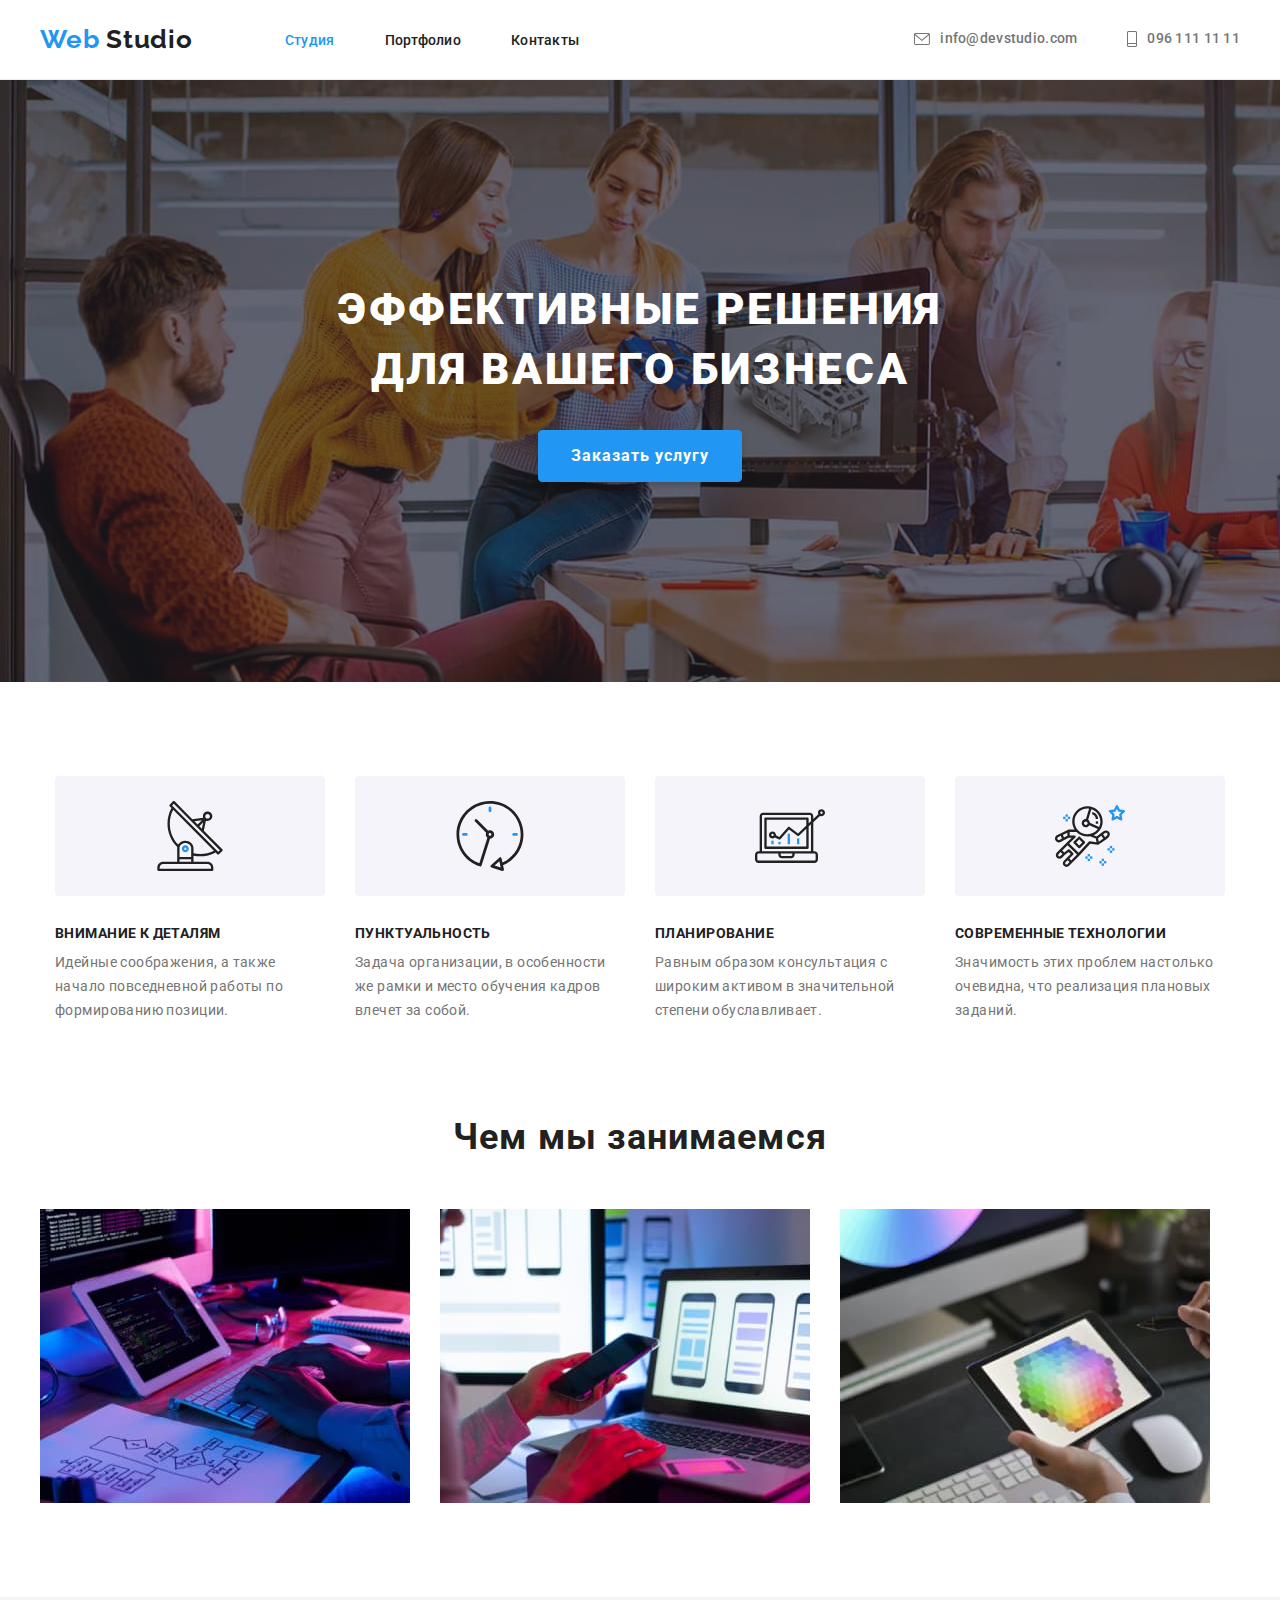
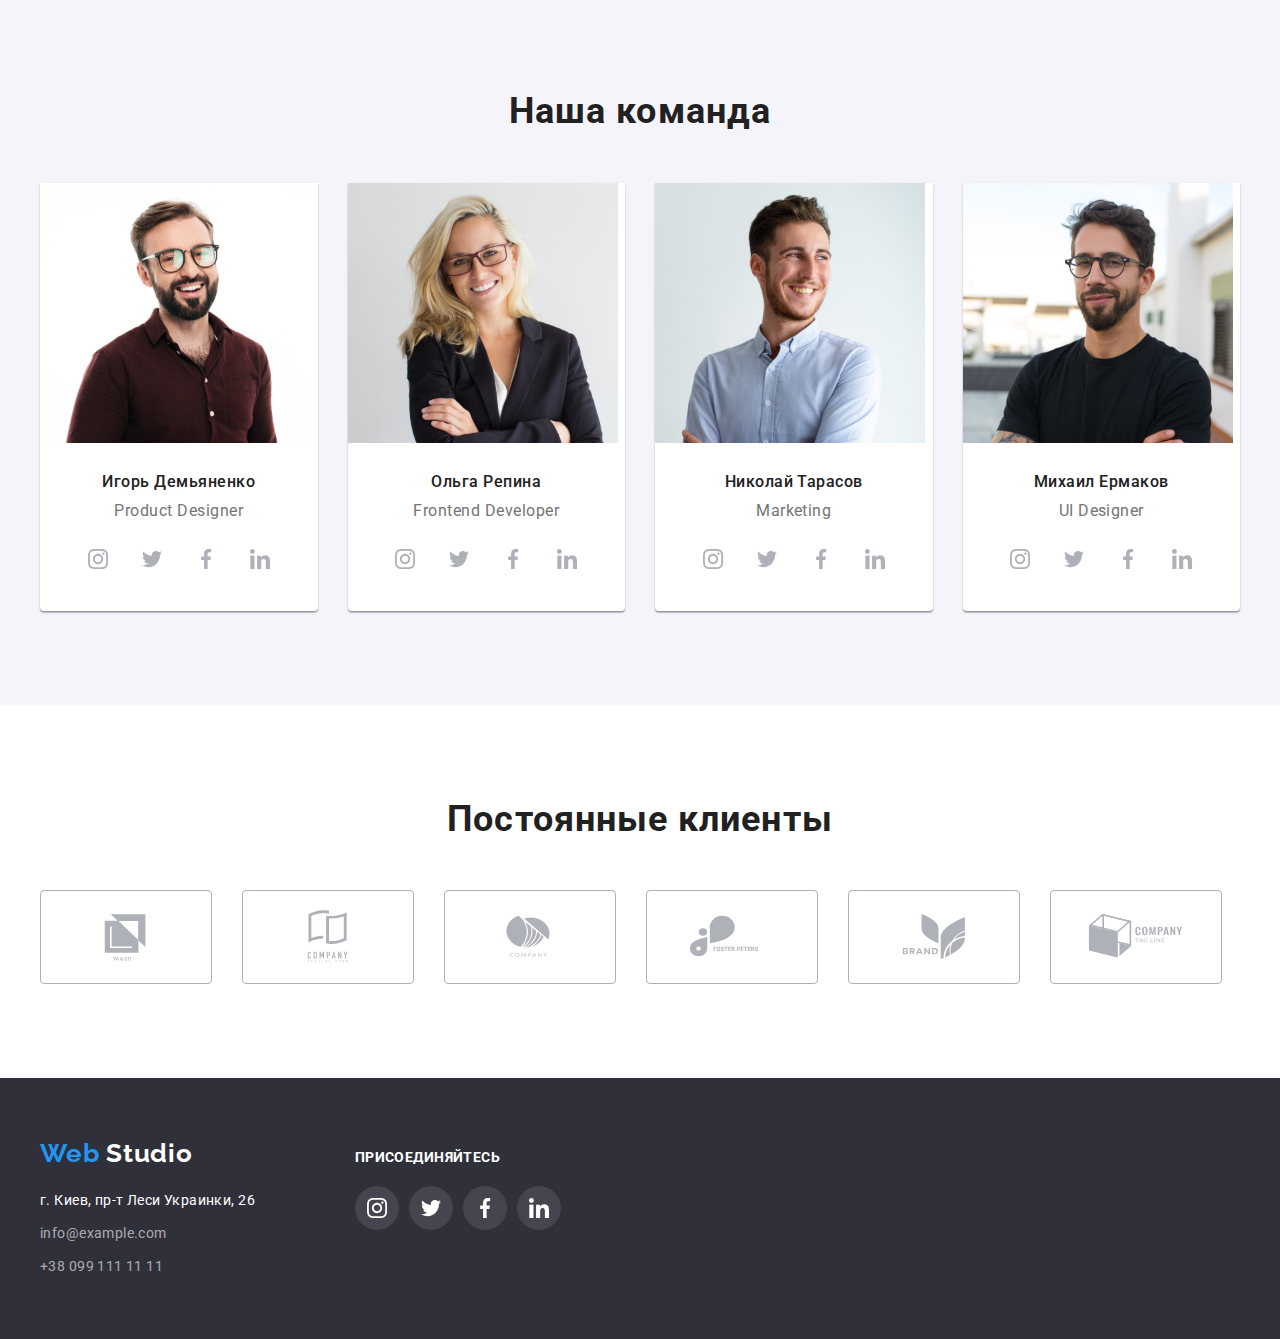
<file: index.html>
<!DOCTYPE html>
<html lang="ru">
  <head>
    <meta charset="UTF-8" />
    <meta http-equiv="X-UA-Compatible" content="IE=edge" />
    <meta name="viewport" content="width=device-width, initial-scale=1.0" />
    <link
      href="https://fonts.googleapis.com/css2?family=Raleway:wght@700&family=Roboto:wght@400;500;700;900&display=swap"
      rel="stylesheet"
    />
    <link
      rel="stylesheet"
      href="https://cdnjs.cloudflare.com/ajax/libs/modern-normalize/1.1.0/modern-normalize.min.css"
      integrity="sha512-wpPYUAdjBVSE4KJnH1VR1HeZfpl1ub8YT/NKx4PuQ5NmX2tKuGu6U/JRp5y+Y8XG2tV+wKQpNHVUX03MfMFn9Q=="
      crossorigin="anonymous"
      referrerpolicy="no-referrer"
    />
    <link rel="stylesheet" href="./css/style.css" />
    <title>WebStudio</title>
  </head>
  <body>
    <!--Header-->

    <header class="header">
      <div class="container header-container">
        <nav class="navigation">
          <a class="logo-link link" href="./index.html">
            <span class="logo-accent">Web</span>
            Studio
          </a>
          <ul class="menu list">
            <li class="menu-item">
              <a class="menu-link link current" href="./index.html">Студия</a>
            </li>
            <li class="menu-item">
              <a class="menu-link link" href="./portfolio.html">Портфолио</a>
            </li>
            <li class="menu-item">
              <a class="menu-link link" href="">Контакты</a>
            </li>
          </ul>
        </nav>
        <ul class="list contakt-header">
          <li class="contact-item">
            <a class="office-link link" href="info@devstudio.com">
              <svg class="header-icon" Width="16px" Height="12px">
                <use href="./images/icon/sprite.svg#icon-letter"></use>
              </svg>
              info@devstudio.com
            </a>
          </li>
          <li class="contact-item">
            <a class="tel-link link" href="tel:0961111111">
              <svg class="header-icon" Width="10px" Height="16px">
                <use href="./images/icon/sprite.svg#icon-phone"></use>
              </svg>
              096 111 11 11
            </a>
          </li>
        </ul>
      </div>
    </header>

    <!--Hero-->

    <main>
      <section class="hero">
        <div class="container hero-main">
          <h1 class="hero-title">Эффективные решения для вашего бизнеса</h1>
          <button class="button service" type="button">Заказать услугу</button>
        </div>
      </section>

      <!--Features-->

      <section class="section section-features">
        <div class="container features-container">
          <h2 hidden>Особенности</h2>
          <ul class="features list">
            <li class="features-item">
              <div class="container-icon">
                <a href="#" class="link-icon">
                  <svg class="features-icon" Width="70px" Height="70px">
                    <use href="./images/icon/sprite.svg#icon-antenna"></use>
                  </svg>
                </a>
              </div>
              <h3 class="section-title">Внимание к деталям</h3>
              <p class="description">
                Идейные соображения, а также начало повседневной работы по
                формированию позиции.
              </p>
            </li>
            <li class="features-item">
              <div class="container-icon">
                <a href="#" class="link-icon">
                  <svg class="features-icon" Width="70px" Height="70px">
                    <use href="./images/icon/sprite.svg#icon-clock"></use>
                  </svg>
                </a>
              </div>
              <h3 class="section-title">Пунктуальность</h3>
              <p class="description">
                Задача организации, в особенности же рамки и место обучения
                кадров влечет за собой.
              </p>
            </li>
            <li class="features-item">
              <div class="container-icon">
                <a href="#" class="link-icon">
                  <svg class="features-icon" Width="70px" Height="70px">
                    <use href="./images/icon/sprite.svg#icon-diagram"></use>
                  </svg>
                </a>
              </div>
              <h3 class="section-title">Планирование</h3>
              <p class="description">
                Равным образом консультация с широким активом в значительной
                степени обуславливает.
              </p>
            </li>
            <li class="features-item">
              <div class="container-icon">
                <a href="#" class="link-icon">
                  <svg class="features-icon" Width="70px" Height="70px">
                    <use href="./images/icon/sprite.svg#icon-astronaut"></use>
                  </svg>
                </a>
              </div>
              <h3 class="section-title">Современные технологии</h3>
              <p class="description">
                Значимость этих проблем настолько очевидна, что реализация
                плановых заданий.
              </p>
            </li>
          </ul>
        </div>
      </section>

      <!--Work-->

      <section class="section section-work">
        <div class="container">
          <h2 class="section-main-title">Чем мы занимаемся</h2>
          <ul class="work list">
            <li class="work-item">
              <img
                src="./images/images-studia/img.jpg"
                width="370"
                height="294"
                alt="Создание проектов"
              />
            </li>
            <li class="work-item">
              <img
                src="./images/images-studia/img-2.jpg"
                width="370"
                height="294"
                alt="Дизайн интерфейсов приложений для смартфонов"
              />
            </li>
            <li class="work-item">
              <img
                src="./images/images-studia/img-1.jpg"
                width="370"
                height="294"
                alt="Веб дизайнер с палитрой цветов"
              />
            </li>
          </ul>
        </div>
      </section>

      <!--Team-->

      <section class="section section-team">
        <div class="container">
          <h2 class="section-main-title">Наша команда</h2>
          <ul class="list team">
            <li class="team-item">
              <img
                src="./images/images-studia/img-3.jpg"
                alt="Игорь Демьяненко"
                width="270"
                height="260"
              />
              <div class="name-activity">
                <h3 class="name">Игорь Демьяненко</h3>
                <p class="activity" lang="en">Product Designer</p>

                <div class="container-team-icon">
                  <ul class="team-list-icon list">
                    <li class="team-item-icon">
                      <a href="#" class="team-link-icon focus">
                        <svg class="team-icon" width="20px" height="20px">
                          <use
                            href="./images/icon/sprite.svg#icon-instagram"
                          ></use>
                        </svg>
                      </a>
                    </li>
                    <li class="team-item-icon">
                      <a href="#" class="team-link-icon">
                        <svg class="team-icon" width="20px" height="20px">
                          <use
                            href="./images/icon/sprite.svg#icon-twitter"
                          ></use>
                        </svg>
                      </a>
                    </li>
                    <li class="team-item-icon">
                      <a href="#" class="team-link-icon">
                        <svg class="team-icon" width="20px" height="20px">
                          <use
                            href="./images/icon/sprite.svg#icon-facebook"
                          ></use>
                        </svg>
                      </a>
                    </li>
                    <li class="team-item-icon">
                      <a href="#" class="team-link-icon">
                        <svg class="team-icon" width="20px" height="20px">
                          <use
                            href="./images/icon/sprite.svg#icon-linkedin"
                          ></use>
                        </svg>
                      </a>
                    </li>
                  </ul>
                </div>
              </div>
            </li>
            <li class="team-item">
              <img
                src="./images/images-studia/img-4.jpg"
                alt="Ольга Репина"
                width="270"
                height="260"
              />
              <div class="name-activity">
                <h3 class="name">Ольга Репина</h3>
                <p class="activity" lang="en">Frontend Developer</p>
                <div class="container-team-icon">
                  <ul class="team-list-icon list">
                    <li class="team-item-icon">
                      <a href="#" class="team-link-icon">
                        <svg class="team-icon" width="20px" height="20px">
                          <use
                            href="./images/icon/sprite.svg#icon-instagram"
                          ></use>
                        </svg>
                      </a>
                    </li>
                    <li class="team-item-icon">
                      <a href="#" class="team-link-icon">
                        <svg class="team-icon" width="20px" height="20px">
                          <use
                            href="./images/icon/sprite.svg#icon-twitter"
                          ></use>
                        </svg>
                      </a>
                    </li>
                    <li class="team-item-icon">
                      <a href="#" class="team-link-icon">
                        <svg class="team-icon" width="20px" height="20px">
                          <use
                            href="./images/icon/sprite.svg#icon-facebook"
                          ></use>
                        </svg>
                      </a>
                    </li>
                    <li class="team-item-icon">
                      <a href="#" class="team-link-icon">
                        <svg class="team-icon" width="20px" height="20px">
                          <use
                            href="./images/icon/sprite.svg#icon-linkedin"
                          ></use>
                        </svg>
                      </a>
                    </li>
                  </ul>
                </div>
              </div>
            </li>
            <li class="team-item">
              <img
                src="./images/images-studia/img-5.jpg"
                alt="Николай Тарасов"
                width="270"
                height="260"
              />
              <div class="name-activity">
                <h3 class="name">Николай Тарасов</h3>
                <p class="activity" lang="en">Marketing</p>
                <div class="container-team-icon">
                  <ul class="team-list-icon list">
                    <li class="team-item-icon">
                      <a href="#" class="team-link-icon">
                        <svg class="team-icon" width="20px" height="20px">
                          <use
                            href="./images/icon/sprite.svg#icon-instagram"
                          ></use>
                        </svg>
                      </a>
                    </li>
                    <li class="team-item-icon">
                      <a href="#" class="team-link-icon">
                        <svg class="team-icon" width="20px" height="20px">
                          <use
                            href="./images/icon/sprite.svg#icon-twitter"
                          ></use>
                        </svg>
                      </a>
                    </li>
                    <li class="team-item-icon">
                      <a href="#" class="team-link-icon">
                        <svg class="team-icon" width="20px" height="20px">
                          <use
                            href="./images/icon/sprite.svg#icon-facebook"
                          ></use>
                        </svg>
                      </a>
                    </li>
                    <li class="team-item-icon">
                      <a href="#" class="team-link-icon">
                        <svg class="team-icon" width="20px" height="20px">
                          <use
                            href="./images/icon/sprite.svg#icon-linkedin"
                          ></use>
                        </svg>
                      </a>
                    </li>
                  </ul>
                </div>
              </div>
            </li>
            <li class="team-item">
              <img
                src="./images/images-studia/img-6.jpg"
                alt="Михаил Ермаков"
                width="270"
                height="260"
              />
              <div class="name-activity">
                <h3 class="name">Михаил Ермаков</h3>
                <p class="activity" lang="en">UI Designer</p>
                <div class="container-team-icon">
                  <ul class="team-list-icon list">
                    <li class="team-item-icon">
                      <a href="#" class="team-link-icon">
                        <svg class="team-icon" width="20px" height="20px">
                          <use
                            href="./images/icon/sprite.svg#icon-instagram"
                          ></use>
                        </svg>
                      </a>
                    </li>
                    <li class="team-item-icon">
                      <a href="#" class="team-link-icon">
                        <svg class="team-icon" width="20px" height="20px">
                          <use
                            href="./images/icon/sprite.svg#icon-twitter"
                          ></use>
                        </svg>
                      </a>
                    </li>
                    <li class="team-item-icon">
                      <a href="#" class="team-link-icon">
                        <svg class="team-icon" width="20px" height="20px">
                          <use
                            href="./images/icon/sprite.svg#icon-facebook"
                          ></use>
                        </svg>
                      </a>
                    </li>
                    <li class="team-item-icon">
                      <a href="#" class="team-link-icon">
                        <svg class="team-icon" width="20px" height="20px">
                          <use
                            href="./images/icon/sprite.svg#icon-linkedin"
                          ></use>
                        </svg>
                      </a>
                    </li>
                  </ul>
                </div>
              </div>
            </li>
          </ul>
        </div>
      </section>

      <!-- Customers -->

      <section class="section-customers">
        <div class="container container-customers">
          <h2 class="section-main-title">Постоянные клиенты</h2>
          <ul class="list-customers list">
            <li class="customers-item">
              <a href="#" class="customers-link">
                <svg class="customers-icon" width="106px" height="60px">
                  <use href="./images/icon/sprite.svg#icon-Logo"></use>
                </svg>
              </a>
            </li>
            <li class="customers-item">
              <a href="#" class="customers-link">
                <svg class="customers-icon" width="106px" height="60px">
                  <use href="./images/icon/sprite.svg#icon-Logo-1"></use>
                </svg>
              </a>
            </li>
            <li class="customers-item">
              <a href="#" class="customers-link">
                <svg class="customers-icon" width="106px" height="60px">
                  <use href="./images/icon/sprite.svg#icon-Logo-2"></use>
                </svg>
              </a>
            </li>
            <li class="customers-item">
              <a href="#" class="customers-link">
                <svg class="customers-icon" width="106px" height="60px">
                  <use href="./images/icon/sprite.svg#icon-Logo-3"></use>
                </svg>
              </a>
            </li>
            <li class="customers-item">
              <a href="#" class="customers-link">
                <svg class="customers-icon" width="106px" height="60px">
                  <use href="./images/icon/sprite.svg#icon-Logo-4"></use>
                </svg>
              </a>
            </li>
            <li class="customers-item">
              <a href="#" class="customers-link">
                <svg class="customers-icon" width="106px" height="60px">
                  <use href="./images/icon/sprite.svg#icon-Logo-5"></use>
                </svg>
              </a>
            </li>
          </ul>
        </div>
      </section>
    </main>

    <!--Footer-->

    <footer class="section-footer">
      <div class="container section-footer-conteiner">
        <div class="container-footer">
          <a class="logo-link link footer" href="./index.html">
            <p class="logo-decor">
              <span class="logo-accent">Web</span>
              Studio
            </p>
          </a>
          <address class="adress">
            <ul class="adress-list list">
              <li class="contakt-item">
                <a
                  class="adress-link link"
                  href="https://goo.gl/maps/d71kYFVnnepVPx7K7"
                  target="blank"
                  rel="noopener noreferrer"
                >
                  г. Киев, пр-т Леси Украинки, 26
                </a>
              </li>
              <li class="contakt-item">
                <a class="contakt link" href="info@example.com">
                  info@example.com
                </a>
              </li>
              <li>
                <a class="contakt tel link" href="tel:+380991111111">
                  +38 099 111 11 11
                </a>
              </li>
            </ul>
          </address>
        </div>

        <div class="footer-icons">
          <h2 class="footer-title">ПРИСОЕДИНЯЙТЕСЬ</h2>
          <ul class="footer-list-icon list">
            <li class="footer-item-icon">
              <a href="#" class="footer-link-icon">
                <svg class="footer-icon" width="20px" height="20px">
                  <use href="./images/icon/sprite.svg#icon-instagram"></use>
                </svg>
              </a>
            </li>
            <li class="footer-item-icon">
              <a href="#" class="footer-link-icon">
                <svg class="footer-icon" width="20px" height="20px">
                  <use href="./images/icon/sprite.svg#icon-twitter"></use>
                </svg>
              </a>
            </li>
            <li class="footer-item-icon">
              <a href="#" class="footer-link-icon">
                <svg class="footer-icon" width="20px" height="20px">
                  <use href="./images/icon/sprite.svg#icon-facebook"></use>
                </svg>
              </a>
            </li>
            <li class="footer-item-icon">
              <a href="#" class="footer-link-icon">
                <svg class="footer-icon" width="20px" height="20px">
                  <use href="./images/icon/sprite.svg#icon-linkedin"></use>
                </svg>
              </a>
            </li>
          </ul>
        </div>
      </div>
    </footer>
  </body>
</html>
</file>
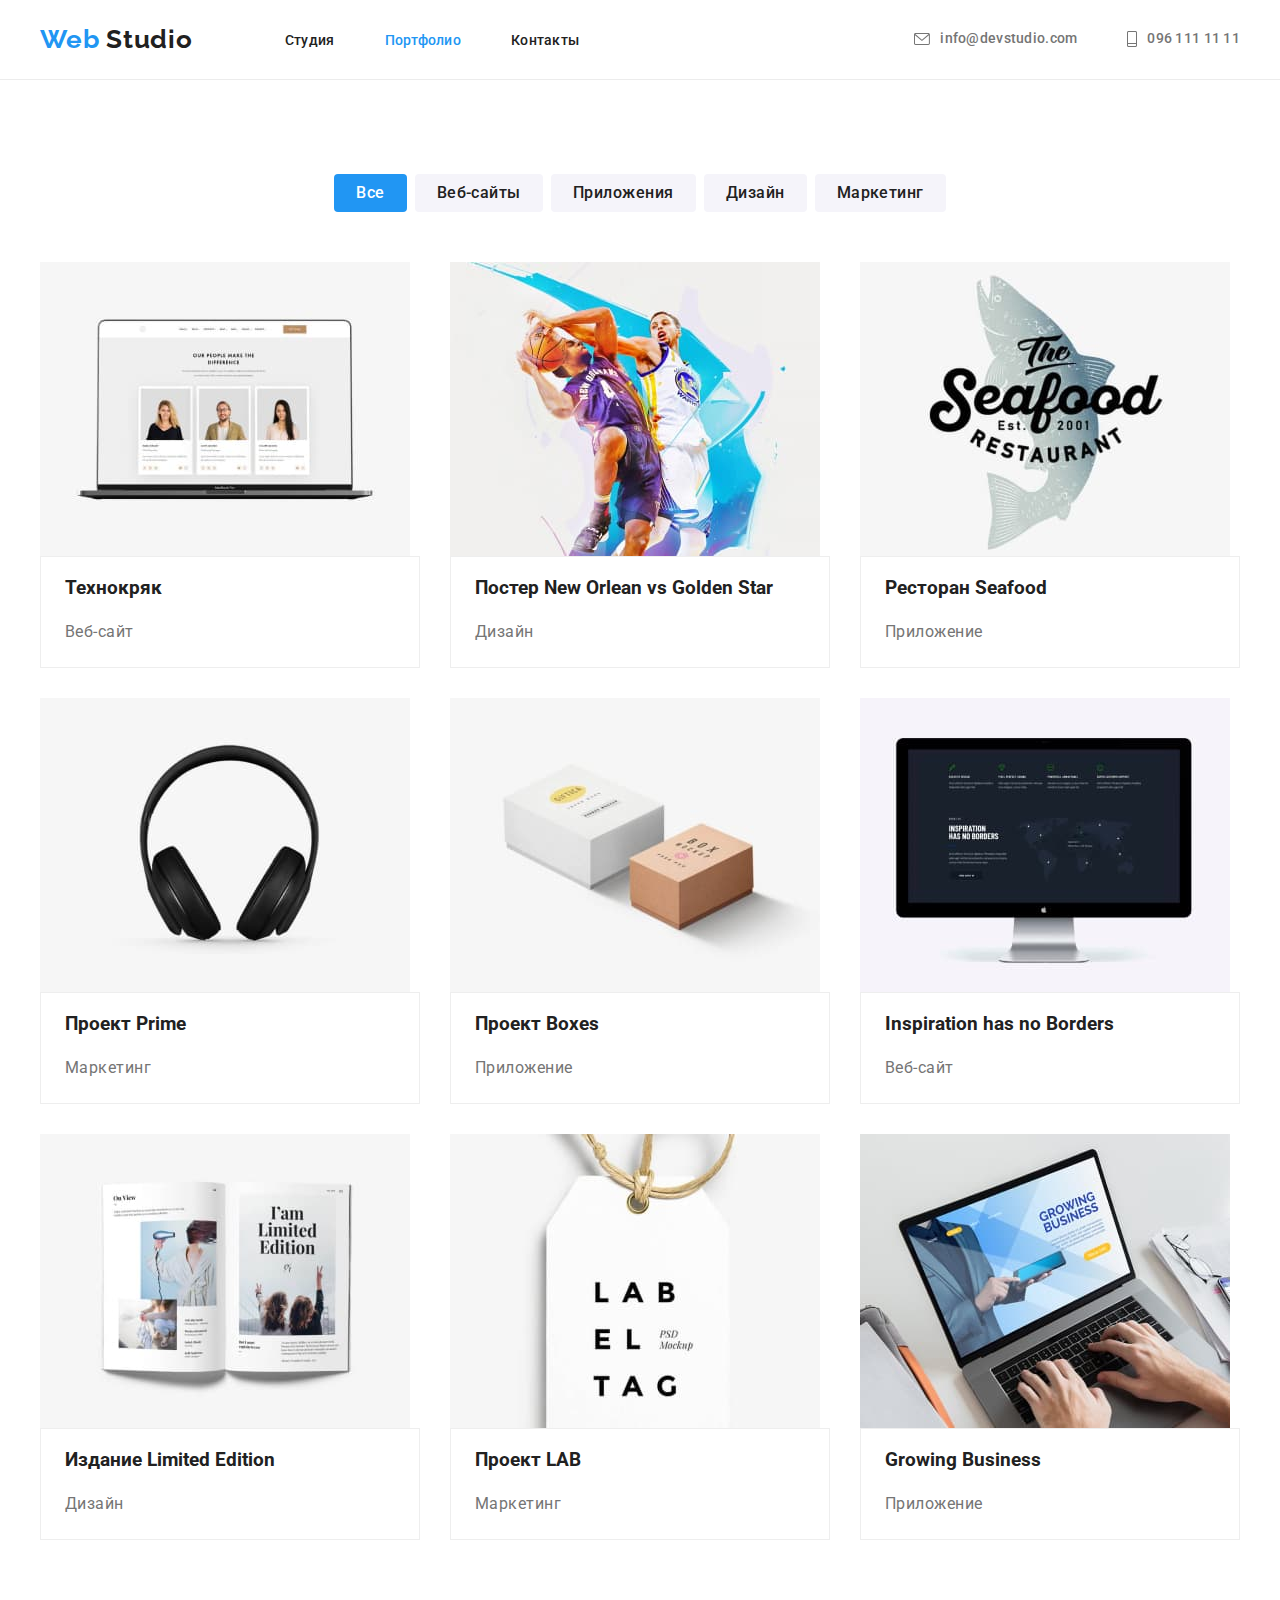
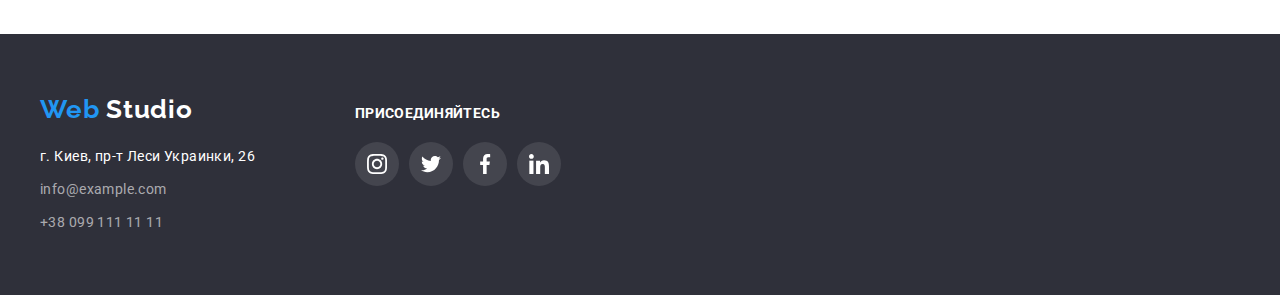
<file: portfolio.html>
<!DOCTYPE html>
<html lang="ru">
  <head>
    <meta charset="UTF-8" />
    <meta http-equiv="X-UA-Compatible" content="IE=edge" />
    <meta name="viewport" content="width=device-width, initial-scale=1.0" />
    <link
      href="https://fonts.googleapis.com/css2?family=Raleway:wght@700&family=Roboto:wght@400;500;700;900&display=swap"
      rel="stylesheet"
    />
    <link
      rel="stylesheet"
      href="https://cdnjs.cloudflare.com/ajax/libs/modern-normalize/1.1.0/modern-normalize.min.css"
      integrity="sha512-wpPYUAdjBVSE4KJnH1VR1HeZfpl1ub8YT/NKx4PuQ5NmX2tKuGu6U/JRp5y+Y8XG2tV+wKQpNHVUX03MfMFn9Q=="
      crossorigin="anonymous"
      referrerpolicy="no-referrer"
    />
    <link rel="stylesheet" href="./css/style.css" />
    <title>WebStudio</title>
  </head>
  <body>
    <!--Шапка-->
    <header class="header">
      <div class="container header-container">
        <nav class="navigation">
          <a class="logo-link link" href="./index.html">
            <span class="logo-accent">Web</span>
            Studio
          </a>
          <ul class="menu list">
            <li class="menu-item">
              <a class="menu-link link" href="./index.html">Студия</a>
            </li>
            <li class="menu-item">
              <a class="menu-link link current" href="./portfolio.html">
                Портфолио
              </a>
            </li>
            <li class="menu-item">
              <a class="menu-link link" href="">Контакты</a>
            </li>
          </ul>
        </nav>
        <ul class="list contakt-header">
          <li class="contact-item">
            <a class="office-link link" href="info@devstudio.com">
              <svg class="header-icon" Width="16px" Height="12px">
                <use href="./images/icon/sprite.svg#icon-letter"></use>
              </svg>
              info@devstudio.com
            </a>
          </li>
          <li class="contact-item">
            <a class="tel-link link" href="tel:0961111111">
              <svg class="header-icon" Width="10px" Height="16px">
                <use href="./images/icon/sprite.svg#icon-phone"></use>
              </svg>
              096 111 11 11
            </a>
          </li>
        </ul>
      </div>
    </header>
    <!--Герой-->
    <main>
      <!--Кнопки навигации портфолио-->
      <section class="hero-portfolio">
        <div class="container">
          <h1 hidden>Навигация портфолио--</h1>
          <ul class="list button-list">
            <li class="list-item">
              <button class="nav-button current" type="button">Все</button>
            </li>
            <li class="list-item">
              <button class="nav-button" type="button">Веб-сайты</button>
            </li>
            <li class="list-item">
              <button class="nav-button" type="button">Приложения</button>
            </li>
            <li class="list-item">
              <button class="nav-button" type="button">Дизайн</button>
            </li>
            <li class="list-item">
              <button class="nav-button" type="button">Маркетинг</button>
            </li>
          </ul>
          <!--Все продукты-->
          <h2 hidden>Продукты</h2>
          <ul class="list products">
            <li class="products-item">
              <a href="#" class="products-link link">
                <img
                  src="./images/tehno.jpg"
                  alt="На ноутбуке веб-сайт"
                  width="370"
                  height="294"
                />
                <div class="border-cards">
                  <h3 class="section-title-portfolio">Технокряк</h3>
                  <p class="description-portfolio">Веб-сайт</p>
                </div>
              </a>
            </li>
            <li class="products-item">
              <a href="#" class="products-link link">
                <img
                  src="./images/poster.jpg"
                  alt="Два баскетболиста"
                  width="370"
                  height="294"
                />
                <div class="border-cards">
                  <h3 class="section-title-portfolio">
                    Постер New Orlean vs Golden Star
                  </h3>
                  <p class="description-portfolio">Дизайн</p>
                </div>
              </a>
            </li>
            <li class="products-item">
              <a href="#" class="products-link link">
                <img
                  src="./images/seafood.jpg"
                  alt="Логотип на фоне большой рыбы"
                  width="370"
                  height="294"
                />
                <div class="border-cards">
                  <h3 class="section-title-portfolio">Ресторан Seafood</h3>
                  <p class="description-portfolio">Приложение</p>
                </div>
              </a>
            </li>
            <li class="products-item">
              <a href="#" class="products-link link">
                <img
                  src="./images/prime.jpg"
                  alt="Наушники"
                  width="370"
                  height="294"
                />
                <div class="border-cards">
                  <h3 class="section-title-portfolio">Проект Prime</h3>
                  <p class="description-portfolio">Маркетинг</p>
                </div>
              </a>
            </li>
            <li class="products-item">
              <a href="#" class="products-link link">
                <img
                  src="./images/boxes.jpg"
                  alt="Две коробки"
                  width="370"
                  height="294"
                />
                <div class="border-cards">
                  <h3 class="section-title-portfolio">Проект Boxes</h3>
                  <p class="description-portfolio">Приложение</p>
                </div>
              </a>
            </li>
            <li class="products-item">
              <a href="#" class="products-link link">
                <img
                  src="./images/no-borders.jpg"
                  alt="На мониторе веб-сайт"
                  width="370"
                  height="294"
                />
                <div class="border-cards">
                  <h3 class="section-title-portfolio">
                    Inspiration has no Borders
                  </h3>
                  <p class="description-portfolio">Веб-сайт</p>
                </div>
              </a>
            </li>
            <li class="products-item">
              <a href="#" class="products-link link">
                <img
                  src="./images/limited-edition.jpg"
                  alt="Открытая книга"
                  width="370"
                  height="294"
                />
                <div class="border-cards">
                  <h3 class="section-title-portfolio">
                    Издание Limited Edition
                  </h3>
                  <p class="description-portfolio">Дизайн</p>
                </div>
              </a>
            </li>
            <li class="products-item">
              <a href="#" class="products-link link">
                <img
                  src="./images/lab.jpg"
                  alt="Бирка с надписями"
                  width="370"
                  height="294"
                />
                <div class="border-cards">
                  <h3 class="section-title-portfolio">Проект LAB</h3>
                  <p class="description-portfolio">Маркетинг</p>
                </div>
              </a>
            </li>
            <li class="products-item">
              <a href="#" class="products-link link">
                <img
                  src="./images/growing-business.jpg"
                  alt="На ноутбуке веб-сайт"
                  width="370"
                  height="294"
                />
                <div class="border-cards">
                  <h3 class="section-title-portfolio">Growing Business</h3>
                  <p class="description-portfolio">Приложение</p>
                </div>
              </a>
            </li>
          </ul>
        </div>
      </section>
    </main>
    <!--Подвал-->
    <footer class="section-footer">
      <div class="container section-footer-conteiner">
        <div class="container-footer">
          <a class="logo-link link footer" href="./index.html">
            <p class="logo-decor">
              <span class="logo-accent">Web</span>
              Studio
            </p>
          </a>
          <address class="adress">
            <ul class="adress-list list">
              <li class="contakt-item">
                <a
                  class="adress-link link"
                  href="https://goo.gl/maps/d71kYFVnnepVPx7K7"
                  target="blank"
                  rel="noopener noreferrer"
                >
                  г. Киев, пр-т Леси Украинки, 26
                </a>
              </li>
              <li class="contakt-item">
                <a class="contakt link" href="info@example.com">
                  info@example.com
                </a>
              </li>
              <li>
                <a class="contakt tel link" href="tel:+380991111111">
                  +38 099 111 11 11
                </a>
              </li>
            </ul>
          </address>
        </div>

        <div class="footer-icons">
          <h2 class="footer-title">ПРИСОЕДИНЯЙТЕСЬ</h2>
          <ul class="footer-list-icon list">
            <li class="footer-item-icon">
              <a href="#" class="footer-link-icon">
                <svg class="footer-icon" width="20px" height="20px">
                  <use href="./images/icon/sprite.svg#icon-instagram"></use>
                </svg>
              </a>
            </li>
            <li class="footer-item-icon">
              <a href="#" class="footer-link-icon">
                <svg class="footer-icon" width="20px" height="20px">
                  <use href="./images/icon/sprite.svg#icon-twitter"></use>
                </svg>
              </a>
            </li>
            <li class="footer-item-icon">
              <a href="#" class="footer-link-icon">
                <svg class="footer-icon" width="20px" height="20px">
                  <use href="./images/icon/sprite.svg#icon-facebook"></use>
                </svg>
              </a>
            </li>
            <li class="footer-item-icon">
              <a href="#" class="footer-link-icon">
                <svg class="footer-icon" width="20px" height="20px">
                  <use href="./images/icon/sprite.svg#icon-linkedin"></use>
                </svg>
              </a>
            </li>
          </ul>
        </div>
      </div>
    </footer>
  </body>
</html>
</file>
<file: css/style.css>
:root {
  --main-text-color: #757575;
  --title-text-color: #212121;
  --accent-color: #2196f3;
  --main-font: Roboto, sans-serif;
  --secondary-font: Raleway, sans-serif;
}

h1,
h2,
h3,
h4,
h5,
h6,
p {
  margin-top: 0;
  margin-bottom: 0;
}
ul,
ol {
  margin-top: 0;
  margin-bottom: 0;
  padding-left: 0;
}
img {
  display: block;
}

.list {
  list-style: none;
}

.link {
  text-decoration: none;
}

body {
  margin: 0px;
  font-family: var(--main-font);
  font-weight: 400;
  color: var(--main-text-color);
}

.container {
  width: 1200px;
  margin: 0 auto;
  padding-left: 15px;
  padding-right: 15px;
}

.section {
  padding: 94px 0px;
}

/* =======Header======= */

.header-icon {
  display: inline-block;
  margin-right: 10px;
  fill: currentColor;
}

.header-icon:hover,
.header-icon:focus {
  color: var(--accent-color);
}
.header {
  padding: 24px 0px;
  border-bottom: 1px solid #ececec;
}
.header-container {
  display: flex;
  align-items: center;
}
.navigation {
  display: flex;
  align-items: center;
}
.menu {
  display: flex;
  align-items: center;
}
.contakt-header {
  display: flex;
  align-items: center;
  margin-left: auto;
}

.logo-link {
  margin-right: 92px;
  letter-spacing: 0.03em;
}
.menu-item:not(:last-child) {
  margin-right: 50px;
}
.menu-link {
  padding-top: 32px;
  padding-bottom: 32px;
}

a.logo-link {
  font-family: var(--secondary-font);
  font-weight: 700;
  font-size: 26px;
  line-height: 1.19;
  letter-spacing: 0.03em;
  font-style: normal;
  text-decoration: none;
  color: #212121;
}
.logo-accent {
  color: var(--accent-color);
}

.menu .link.current {
  color: var(--accent-color);
}
.menu-link {
  font-family: var(--main-font);
  font-family: Roboto;
  font-weight: 500;
  font-size: 14px;
  line-height: 1.14;
  letter-spacing: 0.02em;
  color: var(--title-text-color);
}
.menu-link:hover,
.menu-link:focus {
  color: var(--accent-color);
}

.office-link {
  display: flex;
  align-items: center;
  font-family: var(--main-font);
  font-weight: 500;
  font-size: 14px;
  line-height: 1.14;
  letter-spacing: 0.02em;
  color: var(--main-text-color);
  margin-right: 50px;
}
.office-link:hover,
.office-link:focus {
  color: var(--accent-color);
}
.tel-link {
  display: flex;
  align-items: center;
  font-family: var(--main-font);
  font-weight: 500;
  font-size: 14px;
  line-height: 1.14;
  letter-spacing: 0.02em;
  color: var(--main-text-color);
}
.tel-link:hover,
.tel-link:focus {
  color: var(--accent-color);
}

/* =======End Header======= */

/* =======Hero======= */
.hero {
  background-image: linear-gradient(rgba(47, 48, 58, 0.4), rgba(47, 48, 58, 0.4)),
    url('../images/bg.jpg');
  background-repeat: no-repeat;
  background-size: cover;
  padding: 200px 0px;
  background-color: #c4c4c4;
}

.hero-main {
  display: flex;
  align-items: center;
  flex-direction: column;
}

.hero-title {
  width: 696px;
  margin-bottom: 30px;
  align-items: center;
  justify-content: center;
  font-family: var(--main-font);
  font-weight: 900;
  font-size: 44px;
  line-height: 1.36;
  text-align: center;
  letter-spacing: 0.06em;
  text-transform: uppercase;
  color: #ffffff;
}

.button.service {
  padding: 10px 32px;
  align-items: center;

  font-family: var(--main-font);
  font-weight: 700;
  font-size: 16px;
  line-height: 1.87;
  letter-spacing: 0.06em;
  color: #ffffff;
  cursor: pointer;
  background: var(--accent-color);
  border: 1px solid var(--accent-color);
  box-shadow: 0px 4px 4px rgba(0, 0, 0, 0.15);
  border-radius: 4px;
}

.nav-button {
  border: none;
  padding: 6px 22px;
  font-family: var(--main-font);
  font-weight: 500;
  font-size: 16px;
  line-height: 1.62;
  text-align: center;
  letter-spacing: 0.03em;
  background: #f5f4fa;
  border-radius: 4px;
  cursor: pointer;
  color: var(--title-text-color);
}
.nav-button:hover,
.nav-button:focus {
  color: #ffffff;
  background: var(--accent-color);
  box-shadow: 0px 3px 1px rgba(0, 0, 0, 0.1), 0px 1px 2px rgba(0, 0, 0, 0.08),
    0px 2px 2px rgba(0, 0, 0, 0.12);
}

.button-list {
  display: flex;
  align-items: center;
  justify-content: center;
  border: transparent;
  margin-bottom: 50px;
}
.list-item:not(:last-child) {
  margin-right: 8px;
}

.list .nav-button.current {
  background-color: var(--accent-color);
  color: #ffffff;
}
.hero-portfolio {
  padding-top: 94px;
  padding-bottom: 94px;
}

/* =======End Hero======= */

.section-main-title {
  margin-bottom: 50px;
  font-family: var(--main-font);
  font-weight: 700;
  font-size: 36px;
  line-height: 1.16;
  text-align: center;
  letter-spacing: 0.03em;
  color: var(--title-text-color);
}

.products {
  display: flex;
  align-items: center;
  flex-wrap: wrap;
  margin-left: -30px;
  margin-top: -30px;
}

.products-item {
  flex-basis: calc((100% - 90px) / 3);
  margin-left: 30px;
  margin-top: 30px;
  width: 370px;
  background: #ffffff;
}
.products-item:hover,
.products-item:focus {
  box-shadow: 0px 1px 1px rgba(0, 0, 0, 0.12), 0px 4px 4px rgba(0, 0, 0, 0.06),
    1px 4px 6px rgba(0, 0, 0, 0.16);
}

.border-cards {
  padding: 20px 24px;
  border: 1px solid #eeeeee;
}
.section-title-portfolio {
  color: #212121;
  width: 322px;
  height: 36px;
}
.description-portfolio {
  margin-top: 4px;
  width: 322px;
  height: 30px;
  font-family: var(--main-font);
  font-style: normal;
  font-weight: normal;
  font-size: 16px;
  line-height: 1.88;
  letter-spacing: 0.03em;

  color: var(--main-text-color);
}

/* =======Features======= */
.container-icon {
  margin-bottom: 30px;
}

.list-icon {
  display: flex;
  align-items: center;
  justify-content: center;
  margin-bottom: 30px;
}
.link-icon {
  display: flex;
  align-items: center;
  justify-content: center;
  width: 270px;
  height: 120px;
  background-color: #f5f4fa;
  border-radius: 4px;
}
.item-icon:not(:last-child) {
  margin-right: 30px;
}

.features-item:not(:last-child) {
  margin-right: 30px;
}

.features {
  display: flex;
  align-items: center;
  justify-content: center;
}

.section-title {
  font-family: var(--main-font);
  font-weight: 700;
  font-size: 14px;
  line-height: 1.14;
  letter-spacing: 0.03em;
  text-transform: uppercase;
  color: var(--title-text-color);
}
.description {
  width: 270px;
  margin-top: 10px;
  font-family: var(--main-font);
  font-weight: 400;
  font-size: 14px;
  line-height: 1.71;
  letter-spacing: 0.03em;
  color: var(--main-text-color);
}
/* =======End Features======= */

/* =======Work======= */

.section-work {
  padding-top: 0px;
}

.work {
  display: flex;
  align-items: center;
  flex-wrap: wrap;
  margin-top: 50px;
  margin-left: -30px;
  margin-top: -30px;
}

.work-item {
  margin-left: 30px;
  margin-top: 30px;
}

/* =======End Work======= */

/* =======Team======= */

.container-team-icon {
  display: flex;
  align-items: center;
  justify-content: center;
  padding-top: 16px;
  padding-left: 32px;
  padding-right: 32px;
}

.team-list-icon {
  display: flex;
  align-items: center;
}
.team-item-icon:not(:last-child) {
  margin-right: 10px;
}

.team-link-icon {
  display: block;
  align-items: center;
  justify-content: center;
  border-radius: 50%;
  width: 44px;
  height: 44px;
}
.team-link-icon:hover,
.team-link-icon:focus {
  background-color: var(--accent-color);
}

.team-link-icon {
  display: flex;
  align-items: center;
  cursor: pointer;
}

.team-icon {
  align-items: center;
  justify-content: center;
  fill: #afb1b8;
}
.team-link-icon:hover > .team-icon,
.team-link-icon:focus > .team-icon {
  fill: #ffffff;
}
focus:focus {
  fill: #ffffff;
  background-color: var(--accent-color);
}

.section-team {
  background-color: #f5f4fa;
}

.team {
  display: flex;
  align-items: center;
  flex-wrap: wrap;
  margin-left: -30px;
  margin-top: -30px;
}
.team-item {
  flex-basis: calc((100% - 120px) / 4);
  margin-left: 30px;
  margin-top: 30px;
  width: 270px;
  background: #ffffff;
  box-shadow: 0px 1px 3px rgba(0, 0, 0, 0.12), 0px 1px 1px rgba(0, 0, 0, 0.14),
    0px 2px 1px rgba(0, 0, 0, 0.2);
  border-radius: 0px 0px 4px 4px;
}

.name {
  font-family: var(--main-font);
  font-weight: 500;
  font-size: 16px;
  line-height: 1.18;
  text-align: center;
  letter-spacing: 0.03em;
  color: var(--title-text-color);
}
.activity {
  padding-top: 10px;

  font-family: var(--main-font);
  font-weight: 400;
  font-size: 16px;
  line-height: 1.18;
  text-align: center;
  letter-spacing: 0.03em;
  color: var(--main-text-color);
}
.name-activity {
  padding-top: 30px;
  padding-bottom: 30px;
}

/* =======End Team======= */

/* =======Customers======= */

.section-customers {
  padding: 94px 0px;
}

.list-customers {
  display: flex;
  align-items: center;
}
.customers-item:not(:last-child) {
  margin-right: 30px;
}
.customers-link:hover,
.customers-link:focus {
  border: 1px solid var(--accent-color);
}
.customers-link:hover > .customers-icon,
.customers-link:focus > .customers-icon {
  fill: var(--accent-color);
}
.customers-link {
  width: 170px;
  height: 92px;
  border: 1px solid #afb1b8;
  border-radius: 4px;
}
.customers-link {
  display: flex;
  align-items: center;
  justify-content: center;
}

.customers-icon {
  fill: #afb1b8;
}

/* =======End Customers======= */

/* =======Footer======= */

.section-footer {
  padding: 60px 0px;
  background-color: #2f303a;
}

.container-footer {
  display: flex;
  flex-direction: column;
}
.section-footer-conteiner {
  display: flex;
}

a .adress-list {
  font-family: var(--main-font);
  font-weight: 400;
  font-size: 14px;
  line-height: 1.7;
  letter-spacing: 0.03em;
  color: rgba(255, 255, 255, 0.6);
}
.adress-link {
  font-family: var(--main-font);
  font-weight: 400;
  font-size: 14px;
  line-height: 1.7;
  color: #ffffff;
}
.logo-link.link.footer {
  color: #ffffff;
  margin-bottom: 20px;
  padding: 0px;
}
.contakt {
  width: 231px;
  height: 21px;
  color: rgba(255, 255, 255, 0.6);
}

.adress-link:focus,
.adress-link:hover {
  color: var(--accent-color);
}
.contakt:hover,
.contakt:focus {
  color: var(--accent-color);
}
.adress .link {
  width: 231px;
  height: 21px;
  font-family: var(--main-font);
  font-style: normal;
  font-weight: 400;
  font-size: 14px;
  line-height: 1.71;
  letter-spacing: 0.03em;
}

.contakt-item {
  margin-bottom: 9px;
}
.footer-title {
  padding-top: 12px;
  margin-bottom: 20px;
  font-family: var(--main-font);
  font-style: normal;
  font-weight: 700;
  font-size: 14px;
  line-height: 1.14;
  letter-spacing: 0.03em;
  color: #ffffff;
}

.footer-icons {
  margin-left: 70px;
  width: 20px;
  height: 20px;
}
.footer-link-icon {
  display: flex;
  align-items: center;
  justify-content: center;
  background-color: rgba(255, 255, 255, 0.1);

  border-radius: 50%;
}
.footer-item-icon:not(:last-child) {
  margin-right: 10px;
}
.footer-list-icon {
  display: flex;
}
.footer-link-icon {
  fill: #ffffff;

  width: 44px;
  height: 44px;
}

.footer-link-icon:hover,
.footer-link-icon:focus {
  background-color: var(--accent-color);
}

/* =======End Footer======= */
</file>
